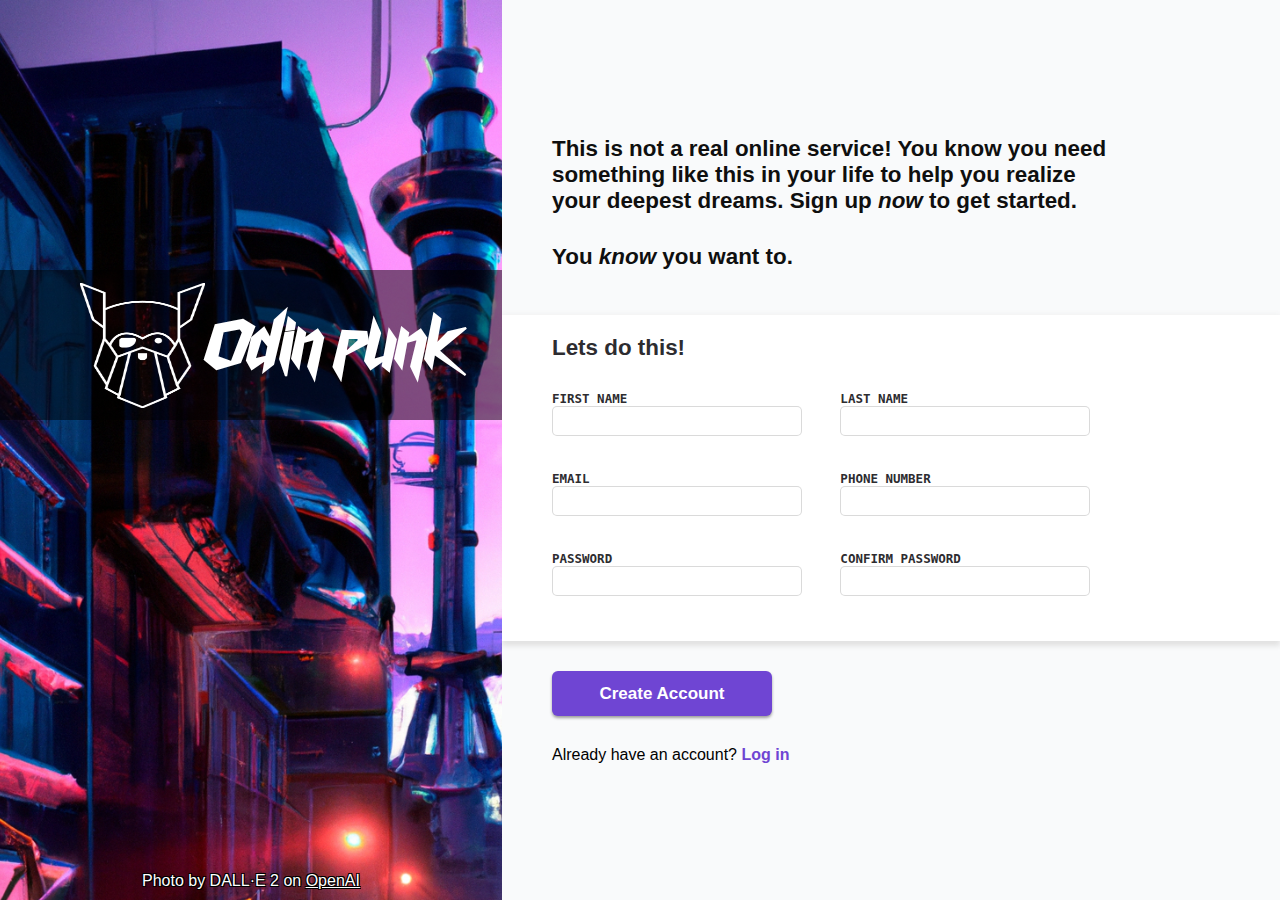
<file: index.html>
<!DOCTYPE html>

<html lang="en">
<head>
    <meta charset="UTF-8">
    <link href = "style.css" rel = "stylesheet">
    <title>Sign up</title>
</head>

<body>
    <div class = "aside">
        <div class = "banner">
            <img src="images/odin-lined.png" alt="Odin logo" class = "banner-image">
            <h1 class = "banner-text">Odin punk</h1>
        </div>
        <div class = "pic-credit">
            <p>Photo by DALL·E 2 on <a href = "https://openai.com/">OpenAI</a></p>
        </div>
    </div>
    <div class = "main">
        <div class = "main-title">
            <p class = "main-title-text1">This is not a real online service! You know you need something like this
                in your life to help you realize your deepest dreams. Sign up <span id = "now">now</span> to get started.
            </p>

            <p class = "main-title-text2">You <span id = "know">know</span> you want to.</p>
        </div>
        <div class = "signup-container">
            <form action class = "signup-form">
                <div class = signup-container2>
                    <p>Lets do this!</p>
                    <ul class = "signup-inputs">
                        <li>
                            <label for="firstname">FIRST NAME</label>
                            <input type="text" id = "firstname" class = "signup-inputs-field" required>
                        </li>
                        <li>
                            <label for="email">EMAIL</label>
                            <input type="email" id = "email" class = "signup-inputs-field" required>
                        </li>
                        <li id = "passwordcontainer">
                            <label for="password" id = "passLabel">PASSWORD</label>
                            <input type="password" id = "password" class = "signup-inputs-field" required>
                            <span></span>
                        </li>
                        <li>
                            <label for="lastname">LAST NAME</label>
                            <input type="text" id = "lastname" class = "signup-inputs-field" required>
                        </li>
                        <li>
                            <label for="phonenumber">PHONE NUMBER</label>
                            <input type="tel" id = "phonenumber" class = "signup-inputs-field" required>
                        </li>
                        <li>
                            <label for="passwordconfirm">CONFIRM PASSWORD</label>
                            <input type="password" id = "passwordconfirm" class = "signup-inputs-field" required>
                        </li>
                    </ul>
                </div>

                <button type = "submit" id = "account-button">Create Account</button>
                <p id = "already-has-account">Already have an account? <a href="" id = "login-link">Log in</a></p>
            </form>
        </div>
    </div>

    <script src = "script.js"></script>
</body>
</html>
</file>
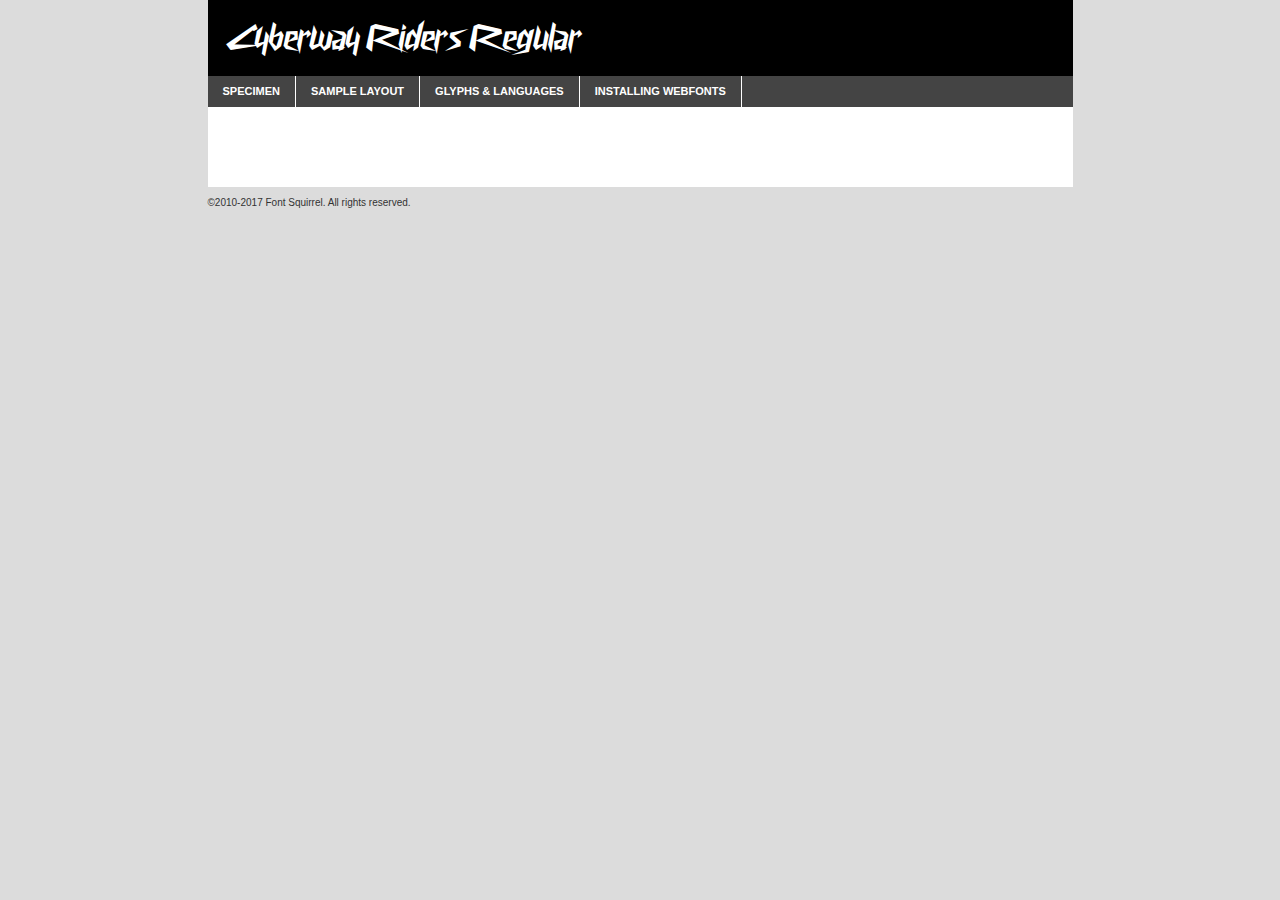
<file: fonts/cyberwayriders-lg97d-demo.html>
<!DOCTYPE html PUBLIC "-//W3C//DTD XHTML 1.0 Transitional//EN"
	"http://www.w3.org/TR/xhtml1/DTD/xhtml1-transitional.dtd">

<html xmlns="http://www.w3.org/1999/xhtml" xml:lang="en" lang="en">
<head>
	<meta http-equiv="Content-Type" content="text/html; charset=utf-8" />
	<script src="http://ajax.googleapis.com/ajax/libs/jquery/1.7.2/jquery.min.js" type="text/javascript" charset="utf-8"></script>
	<script type="text/javascript">
	(function($){$.fn.easyTabs=function(option){var param=jQuery.extend({fadeSpeed:"fast",defaultContent:1,activeClass:'active'},option);$(this).each(function(){var thisId="#"+this.id;if(param.defaultContent==''){param.defaultContent=1;}
	if(typeof param.defaultContent=="number")
	{var defaultTab=$(thisId+" .tabs li:eq("+(param.defaultContent-1)+") a").attr('href').substr(1);}else{var defaultTab=param.defaultContent;}
	$(thisId+" .tabs li a").each(function(){var tabToHide=$(this).attr('href').substr(1);$("#"+tabToHide).addClass('easytabs-tab-content');});hideAll();changeContent(defaultTab);function hideAll(){$(thisId+" .easytabs-tab-content").hide();}
	function changeContent(tabId){hideAll();$(thisId+" .tabs li").removeClass(param.activeClass);$(thisId+" .tabs li a[href=#"+tabId+"]").closest('li').addClass(param.activeClass);if(param.fadeSpeed!="none")
	{$(thisId+" #"+tabId).fadeIn(param.fadeSpeed);}else{$(thisId+" #"+tabId).show();}}
	$(thisId+" .tabs li").click(function(){var tabId=$(this).find('a').attr('href').substr(1);changeContent(tabId);return false;});});}})(jQuery);
	</script>
	<link rel="stylesheet" href="specimen_files/specimen_stylesheet.css" type="text/css" charset="utf-8" />
	<link rel="stylesheet" href="stylesheet.css" type="text/css" charset="utf-8" />

	<style type="text/css">
					body{
				font-family: 'cyberway_ridersregular';
							}
		</style>

	<title>Cyberway Riders Regular Specimen</title>
	
	
	<script type="text/javascript" charset="utf-8">
		$(document).ready(function() {
			$('#container').easyTabs({defaultContent:1});
		});
	</script>
</head>

<body>
<div id="container">
	<div id="header">
		Cyberway Riders Regular	</div>
	<ul class="tabs">
		<li><a href="#specimen">Specimen</a></li>
		<li><a href="#layout">Sample Layout</a></li>
				<li><a href="#glyphs">Glyphs &amp; Languages</a></li>
		<li><a href="#installing">Installing Webfonts</a></li>
		
	</ul>
	
	<div id="main_content">

		
			<div id="specimen">
		
				<div class="section">
					<div class="grid12 firstcol">
						<div class="huge">AaBb</div>
					</div>
				</div>
		
				<div class="section">
					<div class="glyph_range">A&#x200B;B&#x200b;C&#x200b;D&#x200b;E&#x200b;F&#x200b;G&#x200b;H&#x200b;I&#x200b;J&#x200b;K&#x200b;L&#x200b;M&#x200b;N&#x200b;O&#x200b;P&#x200b;Q&#x200b;R&#x200b;S&#x200b;T&#x200b;U&#x200b;V&#x200b;W&#x200b;X&#x200b;Y&#x200b;Z&#x200b;a&#x200b;b&#x200b;c&#x200b;d&#x200b;e&#x200b;f&#x200b;g&#x200b;h&#x200b;i&#x200b;j&#x200b;k&#x200b;l&#x200b;m&#x200b;n&#x200b;o&#x200b;p&#x200b;q&#x200b;r&#x200b;s&#x200b;t&#x200b;u&#x200b;v&#x200b;w&#x200b;x&#x200b;y&#x200b;z&#x200b;1&#x200b;2&#x200b;3&#x200b;4&#x200b;5&#x200b;6&#x200b;7&#x200b;8&#x200b;9&#x200b;0&#x200b;&amp;&#x200b;.&#x200b;,&#x200b;?&#x200b;!&#x200b;&#64;&#x200b;(&#x200b;)&#x200b;#&#x200b;$&#x200b;%&#x200b;*&#x200b;+&#x200b;-&#x200b;=&#x200b;:&#x200b;;</div>
				</div>
				<div class="section">
					<div class="grid12 firstcol">
						<table class="sample_table">
							<tr><td>10</td><td class="size10">abcdefghijklmnopqrstuvwxyzABCDEFGHIJKLMNOPQRSTUVWXYZ0123456789abcdefghijklmnopqrstuvwxyzABCDEFGHIJKLMNOPQRSTUVWXYZ0123456789abcdefghijklmnopqrstuvwxyzABCDEFGHIJKLMNOPQRSTUVWXYZ</td></tr>
							<tr><td>11</td><td class="size11">abcdefghijklmnopqrstuvwxyzABCDEFGHIJKLMNOPQRSTUVWXYZ0123456789abcdefghijklmnopqrstuvwxyzABCDEFGHIJKLMNOPQRSTUVWXYZ0123456789abcdefghijklmnopqrstuvwxyzABCDEFGHIJKLMNOPQRSTUVWXYZ</td></tr>
							<tr><td>12</td><td class="size12">abcdefghijklmnopqrstuvwxyzABCDEFGHIJKLMNOPQRSTUVWXYZ0123456789abcdefghijklmnopqrstuvwxyzABCDEFGHIJKLMNOPQRSTUVWXYZ0123456789abcdefghijklmnopqrstuvwxyzABCDEFGHIJKLMNOPQRSTUVWXYZ</td></tr>
							<tr><td>13</td><td class="size13">abcdefghijklmnopqrstuvwxyzABCDEFGHIJKLMNOPQRSTUVWXYZ0123456789abcdefghijklmnopqrstuvwxyzABCDEFGHIJKLMNOPQRSTUVWXYZ0123456789abcdefghijklmnopqrstuvwxyzABCDEFGHIJKLMNOPQRSTUVWXYZ</td></tr>
							<tr><td>14</td><td class="size14">abcdefghijklmnopqrstuvwxyzABCDEFGHIJKLMNOPQRSTUVWXYZ0123456789abcdefghijklmnopqrstuvwxyzABCDEFGHIJKLMNOPQRSTUVWXYZ0123456789abcdefghijklmnopqrstuvwxyzABCDEFGHIJKLMNOPQRSTUVWXYZ</td></tr>
							<tr><td>16</td><td class="size16">abcdefghijklmnopqrstuvwxyzABCDEFGHIJKLMNOPQRSTUVWXYZ0123456789abcdefghijklmnopqrstuvwxyzABCDEFGHIJKLMNOPQRSTUVWXYZ</td></tr>
							<tr><td>18</td><td class="size18">abcdefghijklmnopqrstuvwxyzABCDEFGHIJKLMNOPQRSTUVWXYZ0123456789abcdefghijklmnopqrstuvwxyzABCDEFGHIJKLMNOPQRSTUVWXYZ</td></tr>
							<tr><td>20</td><td class="size20">abcdefghijklmnopqrstuvwxyzABCDEFGHIJKLMNOPQRSTUVWXYZ0123456789abcdefghijklmnopqrstuvwxyzABCDEFGHIJKLMNOPQRSTUVWXYZ</td></tr>
							<tr><td>24</td><td class="size24">abcdefghijklmnopqrstuvwxyzABCDEFGHIJKLMNOPQRSTUVWXYZ0123456789abcdefghijklmnopqrstuvwxyzABCDEFGHIJKLMNOPQRSTUVWXYZ</td></tr>
							<tr><td>30</td><td class="size30">abcdefghijklmnopqrstuvwxyzABCDEFGHIJKLMNOPQRSTUVWXYZ0123456789abcdefghijklmnopqrstuvwxyzABCDEFGHIJKLMNOPQRSTUVWXYZ</td></tr>
							<tr><td>36</td><td class="size36">abcdefghijklmnopqrstuvwxyzABCDEFGHIJKLMNOPQRSTUVWXYZ0123456789abcdefghijklmnopqrstuvwxyzABCDEFGHIJKLMNOPQRSTUVWXYZ</td></tr>
							<tr><td>48</td><td class="size48">abcdefghijklmnopqrstuvwxyzABCDEFGHIJKLMNOPQRSTUVWXYZ0123456789abcdefghijklmnopqrstuvwxyzABCDEFGHIJKLMNOPQRSTUVWXYZ</td></tr>
							<tr><td>60</td><td class="size60">abcdefghijklmnopqrstuvwxyzABCDEFGHIJKLMNOPQRSTUVWXYZ0123456789abcdefghijklmnopqrstuvwxyzABCDEFGHIJKLMNOPQRSTUVWXYZ</td></tr>
							<tr><td>72</td><td class="size72">abcdefghijklmnopqrstuvwxyzABCDEFGHIJKLMNOPQRSTUVWXYZ0123456789abcdefghijklmnopqrstuvwxyzABCDEFGHIJKLMNOPQRSTUVWXYZ</td></tr>
							<tr><td>90</td><td class="size90">abcdefghijklmnopqrstuvwxyzABCDEFGHIJKLMNOPQRSTUVWXYZ0123456789abcdefghijklmnopqrstuvwxyzABCDEFGHIJKLMNOPQRSTUVWXYZ</td></tr>
						</table>
				
					</div>
			
				</div>
		
		
		
								<div class="section" id="bodycomparison">


										<div id="xheight">
				<div class="fontbody">&#x25FC;&#x25FC;&#x25FC;&#x25FC;&#x25FC;&#x25FC;&#x25FC;&#x25FC;&#x25FC;&#x25FC;&#x25FC;&#x25FC;&#x25FC;&#x25FC;&#x25FC;&#x25FC;&#x25FC;&#x25FC;&#x25FC;&#x25FC;&#x25FC;&#x25FC;&#x25FC;&#x25FC;&#x25FC;&#x25FC;&#x25FC;&#x25FC;&#x25FC;&#x25FC;&#x25FC;&#x25FC;&#x25FC;&#x25FC;&#x25FC;&#x25FC;&#x25FC;&#x25FC;&#x25FC;&#x25FC;&#x25FC;&#x25FC;&#x25FC;&#x25FC;&#x25FC;&#x25FC;&#x25FC;&#x25FC;&#x25FC;&#x25FC;&#x25FC;&#x25FC;&#x25FC;&#x25FC;&#x25FC;&#x25FC;&#x25FC;&#x25FC;&#x25FC;&#x25FC;&#x25FC;&#x25FC;&#x25FC;&#x25FC;&#x25FC;&#x25FC;&#x25FC;&#x25FC;&#x25FC;&#x25FC;&#x25FC;&#x25FC;&#x25FC;&#x25FC;&#x25FC;&#x25FC;&#x25FC;&#x25FC;&#x25FC;&#x25FC;&#x25FC;&#x25FC;&#x25FC;&#x25FC;&#x25FC;&#x25FC;&#x25FC;&#x25FC;&#x25FC;&#x25FC;&#x25FC;&#x25FC;&#x25FC;&#x25FC;&#x25FC;&#x25FC;&#x25FC;&#x25FC;&#x25FC;body</div><div class="arialbody">body</div><div class="verdanabody">body</div><div class="georgiabody">body</div></div>
										<div class="fontbody" style="z-index:1">
											body<span>Cyberway Riders Regular</span>
										</div>
										<div class="arialbody" style="z-index:1">
											body<span>Arial</span>
										</div>
										<div class="verdanabody" style="z-index:1">
											body<span>Verdana</span>
										</div>
										<div class="georgiabody" style="z-index:1">
											body<span>Georgia</span>
										</div>



								</div>
		
		
				<div class="section psample psample_row1" id="">
					
					<div class="grid2 firstcol">
						<p class="size10"><span>10.</span>Aenean lacinia bibendum nulla sed consectetur. Fusce dapibus, tellus ac cursus commodo, tortor mauris condimentum nibh, ut fermentum massa justo sit amet risus. Nullam id dolor id nibh ultricies vehicula ut id elit. Cum sociis natoque penatibus et magnis dis parturient montes, nascetur ridiculus mus. Nulla vitae elit libero, a pharetra augue.</p>
			
					</div>
					<div class="grid3">
						<p class="size11"><span>11.</span>Aenean lacinia bibendum nulla sed consectetur. Fusce dapibus, tellus ac cursus commodo, tortor mauris condimentum nibh, ut fermentum massa justo sit amet risus. Nullam id dolor id nibh ultricies vehicula ut id elit. Cum sociis natoque penatibus et magnis dis parturient montes, nascetur ridiculus mus. Nulla vitae elit libero, a pharetra augue.</p>
			
					</div>
					<div class="grid3">
						<p class="size12"><span>12.</span>Aenean lacinia bibendum nulla sed consectetur. Fusce dapibus, tellus ac cursus commodo, tortor mauris condimentum nibh, ut fermentum massa justo sit amet risus. Nullam id dolor id nibh ultricies vehicula ut id elit. Cum sociis natoque penatibus et magnis dis parturient montes, nascetur ridiculus mus. Nulla vitae elit libero, a pharetra augue.</p>
			
					</div>
					<div class="grid4">
						<p class="size13"><span>13.</span>Aenean lacinia bibendum nulla sed consectetur. Fusce dapibus, tellus ac cursus commodo, tortor mauris condimentum nibh, ut fermentum massa justo sit amet risus. Nullam id dolor id nibh ultricies vehicula ut id elit. Cum sociis natoque penatibus et magnis dis parturient montes, nascetur ridiculus mus. Nulla vitae elit libero, a pharetra augue.</p>
			
					</div>
					<div class="white_blend"></div>
					
				</div>
				<div class="section psample psample_row2" id="">
					<div class="grid3 firstcol">
						<p class="size14"><span>14.</span>Aenean lacinia bibendum nulla sed consectetur. Fusce dapibus, tellus ac cursus commodo, tortor mauris condimentum nibh, ut fermentum massa justo sit amet risus. Nullam id dolor id nibh ultricies vehicula ut id elit. Cum sociis natoque penatibus et magnis dis parturient montes, nascetur ridiculus mus. Nulla vitae elit libero, a pharetra augue.</p>
			
					</div>
					<div class="grid4">
						<p class="size16"><span>16.</span>Aenean lacinia bibendum nulla sed consectetur. Fusce dapibus, tellus ac cursus commodo, tortor mauris condimentum nibh, ut fermentum massa justo sit amet risus. Nullam id dolor id nibh ultricies vehicula ut id elit. Cum sociis natoque penatibus et magnis dis parturient montes, nascetur ridiculus mus. Nulla vitae elit libero, a pharetra augue.</p>
			
					</div>
					<div class="grid5">
						<p class="size18"><span>18.</span>Aenean lacinia bibendum nulla sed consectetur. Fusce dapibus, tellus ac cursus commodo, tortor mauris condimentum nibh, ut fermentum massa justo sit amet risus. Nullam id dolor id nibh ultricies vehicula ut id elit. Cum sociis natoque penatibus et magnis dis parturient montes, nascetur ridiculus mus. Nulla vitae elit libero, a pharetra augue.</p>
			
					</div>

					<div class="white_blend"></div>

				</div>
				
				<div class="section psample psample_row3" id="">
					<div class="grid5 firstcol">
						<p class="size20"><span>20.</span>Aenean lacinia bibendum nulla sed consectetur. Fusce dapibus, tellus ac cursus commodo, tortor mauris condimentum nibh, ut fermentum massa justo sit amet risus. Nullam id dolor id nibh ultricies vehicula ut id elit. Cum sociis natoque penatibus et magnis dis parturient montes, nascetur ridiculus mus. Nulla vitae elit libero, a pharetra augue.</p>
					</div>
					<div class="grid7">
						<p class="size24"><span>24.</span>Aenean lacinia bibendum nulla sed consectetur. Fusce dapibus, tellus ac cursus commodo, tortor mauris condimentum nibh, ut fermentum massa justo sit amet risus. Nullam id dolor id nibh ultricies vehicula ut id elit. Cum sociis natoque penatibus et magnis dis parturient montes, nascetur ridiculus mus. Nulla vitae elit libero, a pharetra augue.</p>
					</div>
					
					<div class="white_blend"></div>
					
				</div>
				
				<div class="section psample psample_row4" id="">
					<div class="grid12 firstcol">
						<p class="size30"><span>30.</span>Aenean lacinia bibendum nulla sed consectetur. Fusce dapibus, tellus ac cursus commodo, tortor mauris condimentum nibh, ut fermentum massa justo sit amet risus. Nullam id dolor id nibh ultricies vehicula ut id elit. Cum sociis natoque penatibus et magnis dis parturient montes, nascetur ridiculus mus. Nulla vitae elit libero, a pharetra augue.</p>
					</div>
					<div class="white_blend"></div>
					
				</div>
				
				
				
				<div class="section psample psample_row1 fullreverse">
					<div class="grid2 firstcol">
						<p class="size10"><span>10.</span>Aenean lacinia bibendum nulla sed consectetur. Fusce dapibus, tellus ac cursus commodo, tortor mauris condimentum nibh, ut fermentum massa justo sit amet risus. Nullam id dolor id nibh ultricies vehicula ut id elit. Cum sociis natoque penatibus et magnis dis parturient montes, nascetur ridiculus mus. Nulla vitae elit libero, a pharetra augue.</p>
			
					</div>
					<div class="grid3">
						<p class="size11"><span>11.</span>Aenean lacinia bibendum nulla sed consectetur. Fusce dapibus, tellus ac cursus commodo, tortor mauris condimentum nibh, ut fermentum massa justo sit amet risus. Nullam id dolor id nibh ultricies vehicula ut id elit. Cum sociis natoque penatibus et magnis dis parturient montes, nascetur ridiculus mus. Nulla vitae elit libero, a pharetra augue.</p>
			
					</div>
					<div class="grid3">
						<p class="size12"><span>12.</span>Aenean lacinia bibendum nulla sed consectetur. Fusce dapibus, tellus ac cursus commodo, tortor mauris condimentum nibh, ut fermentum massa justo sit amet risus. Nullam id dolor id nibh ultricies vehicula ut id elit. Cum sociis natoque penatibus et magnis dis parturient montes, nascetur ridiculus mus. Nulla vitae elit libero, a pharetra augue.</p>
			
					</div>
					<div class="grid4">
						<p class="size13"><span>13.</span>Aenean lacinia bibendum nulla sed consectetur. Fusce dapibus, tellus ac cursus commodo, tortor mauris condimentum nibh, ut fermentum massa justo sit amet risus. Nullam id dolor id nibh ultricies vehicula ut id elit. Cum sociis natoque penatibus et magnis dis parturient montes, nascetur ridiculus mus. Nulla vitae elit libero, a pharetra augue.</p>
			
					</div>
					<div class="black_blend"></div>
					
				</div>
				
				<div class="section psample psample_row2 fullreverse">
					<div class="grid3 firstcol">
						<p class="size14"><span>14.</span>Aenean lacinia bibendum nulla sed consectetur. Fusce dapibus, tellus ac cursus commodo, tortor mauris condimentum nibh, ut fermentum massa justo sit amet risus. Nullam id dolor id nibh ultricies vehicula ut id elit. Cum sociis natoque penatibus et magnis dis parturient montes, nascetur ridiculus mus. Nulla vitae elit libero, a pharetra augue.</p>
			
					</div>
					<div class="grid4">
						<p class="size16"><span>16.</span>Aenean lacinia bibendum nulla sed consectetur. Fusce dapibus, tellus ac cursus commodo, tortor mauris condimentum nibh, ut fermentum massa justo sit amet risus. Nullam id dolor id nibh ultricies vehicula ut id elit. Cum sociis natoque penatibus et magnis dis parturient montes, nascetur ridiculus mus. Nulla vitae elit libero, a pharetra augue.</p>
			
					</div>
					<div class="grid5">
						<p class="size18"><span>18.</span>Aenean lacinia bibendum nulla sed consectetur. Fusce dapibus, tellus ac cursus commodo, tortor mauris condimentum nibh, ut fermentum massa justo sit amet risus. Nullam id dolor id nibh ultricies vehicula ut id elit. Cum sociis natoque penatibus et magnis dis parturient montes, nascetur ridiculus mus. Nulla vitae elit libero, a pharetra augue.</p>
			
					</div>
					<div class="black_blend"></div>

				</div>
				
				<div class="section psample fullreverse psample_row3" id="">
					<div class="grid5 firstcol">
						<p class="size20"><span>20.</span>Aenean lacinia bibendum nulla sed consectetur. Fusce dapibus, tellus ac cursus commodo, tortor mauris condimentum nibh, ut fermentum massa justo sit amet risus. Nullam id dolor id nibh ultricies vehicula ut id elit. Cum sociis natoque penatibus et magnis dis parturient montes, nascetur ridiculus mus. Nulla vitae elit libero, a pharetra augue.</p>
					</div>
					<div class="grid7">
						<p class="size24"><span>24.</span>Aenean lacinia bibendum nulla sed consectetur. Fusce dapibus, tellus ac cursus commodo, tortor mauris condimentum nibh, ut fermentum massa justo sit amet risus. Nullam id dolor id nibh ultricies vehicula ut id elit. Cum sociis natoque penatibus et magnis dis parturient montes, nascetur ridiculus mus. Nulla vitae elit libero, a pharetra augue.</p>
					</div>
					
					<div class="black_blend"></div>
					
				</div>
				
				<div class="section psample fullreverse psample_row4" id="" style="border-bottom: 20px #000 solid;">
					<div class="grid12 firstcol">
						<p class="size30"><span>30.</span>Aenean lacinia bibendum nulla sed consectetur. Fusce dapibus, tellus ac cursus commodo, tortor mauris condimentum nibh, ut fermentum massa justo sit amet risus. Nullam id dolor id nibh ultricies vehicula ut id elit. Cum sociis natoque penatibus et magnis dis parturient montes, nascetur ridiculus mus. Nulla vitae elit libero, a pharetra augue.</p>
					</div>
					<div class="black_blend"></div>
					
				</div>
				
				
				
				
			</div>
			
			<div id="layout">
				
				<div class="section">
					
					<div class="grid12 firstcol">
						<h1>Lorem Ipsum Dolor</h1>
						<h2>Etiam porta sem malesuada magna mollis euismod</h2>
						
						<p class="byline">By <a href="#link">Aenean Lacinia</a></p>
					</div>
				</div>
				<div class="section">
					<div class="grid8 firstcol">
						<p class="large">Donec sed odio dui. Morbi leo risus, porta ac consectetur ac, vestibulum at eros. Fusce dapibus, tellus ac cursus commodo, tortor mauris condimentum nibh, ut fermentum massa justo sit amet risus. </p>

						
						<h3>Pellentesque ornare sem</h3>

						<p>Maecenas sed diam eget risus varius blandit sit amet non magna. Maecenas faucibus mollis interdum. Donec ullamcorper nulla non metus auctor fringilla. Nullam id dolor id nibh ultricies vehicula ut id elit. Nullam id dolor id nibh ultricies vehicula ut id elit. </p>

						<p>Aenean eu leo quam. Pellentesque ornare sem lacinia quam venenatis vestibulum. Lorem ipsum dolor sit amet, consectetur adipiscing elit. Cum sociis natoque penatibus et magnis dis parturient montes, nascetur ridiculus mus. </p>

						<p>Nulla vitae elit libero, a pharetra augue. Praesent commodo cursus magna, vel scelerisque nisl consectetur et. Aenean lacinia bibendum nulla sed consectetur. </p>

						<p>Nullam quis risus eget urna mollis ornare vel eu leo. Nullam quis risus eget urna mollis ornare vel eu leo. Maecenas sed diam eget risus varius blandit sit amet non magna. Donec ullamcorper nulla non metus auctor fringilla. </p>

						<h3>Cras mattis consectetur</h3>

						<p>Aenean eu leo quam. Pellentesque ornare sem lacinia quam venenatis vestibulum. Aenean lacinia bibendum nulla sed consectetur. Integer posuere erat a ante venenatis dapibus posuere velit aliquet. Cras mattis consectetur purus sit amet fermentum. </p>

						<p>Nullam id dolor id nibh ultricies vehicula ut id elit. Nullam quis risus eget urna mollis ornare vel eu leo. Cras mattis consectetur purus sit amet fermentum.</p>
					</div>
					
					<div class="grid4 sidebar">
						
						<div class="box reverse">
							<p class="last">Nullam quis risus eget urna mollis ornare vel eu leo. Donec ullamcorper nulla non metus auctor fringilla. Cras mattis consectetur purus sit amet fermentum. Sed posuere consectetur est at lobortis. Lorem ipsum dolor sit amet, consectetur adipiscing elit. </p>
						</div>
						
						<p class="caption">Maecenas sed diam eget risus varius.</p>

						<p>Vestibulum id ligula porta felis euismod semper. Integer posuere erat a ante venenatis dapibus posuere velit aliquet. Vestibulum id ligula porta felis euismod semper. Sed posuere consectetur est at lobortis. Maecenas sed diam eget risus varius blandit sit amet non magna. Fusce dapibus, tellus ac cursus commodo, tortor mauris condimentum nibh, ut fermentum massa justo sit amet risus. </p>

					

						<p>Duis mollis, est non commodo luctus, nisi erat porttitor ligula, eget lacinia odio sem nec elit. Aenean lacinia bibendum nulla sed consectetur. Vivamus sagittis lacus vel augue laoreet rutrum faucibus dolor auctor. Aenean lacinia bibendum nulla sed consectetur. Nullam quis risus eget urna mollis ornare vel eu leo. </p>

						<p>Praesent commodo cursus magna, vel scelerisque nisl consectetur et. Donec ullamcorper nulla non metus auctor fringilla. Maecenas faucibus mollis interdum. Fusce dapibus, tellus ac cursus commodo, tortor mauris condimentum nibh, ut fermentum massa justo sit amet risus. </p>

					</div>
				</div>
				
			</div>


			



		<div id="glyphs">
			<div class="section">
				<div class="grid12 firstcol">
			
				<h1>Language Support</h1>
				<p>The subset of Cyberway Riders Regular in this kit supports the following languages:<br />
			
					English, Arrernte, Bislama, Cebuano, Fijian, Gilbertese, Hmong, Ibanag, Iloko_ilokano, Interglossa_glosa, Interlingua, Lojban, Norfolk_pitcairnese, Oromo, Rotokas, Seychelles_creole, Shona, Somali, Southern_ndebele, Swahili, Swati_swazi, Tok_pisin, Warlpiri, Xhosa, Zulu, Latinbasic, Ubasic, Demo				</p>
				<h1>Glyph Chart</h1>
				<p>The subset of Cyberway Riders Regular in this kit includes all the glyphs listed below. Unicode entities are included above each glyph to help you insert individual characters into your layout.</p>
				<div id="glyph_chart">
			
																				 <div><p>&amp;#29;</p>&#29;</div>
																				 <div><p>&amp;#13;</p>&#13;</div>
																				 <div><p>&amp;#29;</p>&#29;</div>
																				 <div><p>&amp;#32;</p>&#32;</div>
																				 <div><p>&amp;#33;</p>&#33;</div>
																				 <div><p>&amp;#34;</p>&#34;</div>
																				 <div><p>&amp;#35;</p>&#35;</div>
																				 <div><p>&amp;#36;</p>&#36;</div>
																				 <div><p>&amp;#37;</p>&#37;</div>
																				 <div><p>&amp;#38;</p>&#38;</div>
																				 <div><p>&amp;#39;</p>&#39;</div>
																				 <div><p>&amp;#40;</p>&#40;</div>
																				 <div><p>&amp;#41;</p>&#41;</div>
																				 <div><p>&amp;#42;</p>&#42;</div>
																				 <div><p>&amp;#43;</p>&#43;</div>
																				 <div><p>&amp;#44;</p>&#44;</div>
																				 <div><p>&amp;#45;</p>&#45;</div>
																				 <div><p>&amp;#46;</p>&#46;</div>
																				 <div><p>&amp;#47;</p>&#47;</div>
																				 <div><p>&amp;#48;</p>&#48;</div>
																				 <div><p>&amp;#49;</p>&#49;</div>
																				 <div><p>&amp;#50;</p>&#50;</div>
																				 <div><p>&amp;#51;</p>&#51;</div>
																				 <div><p>&amp;#52;</p>&#52;</div>
																				 <div><p>&amp;#53;</p>&#53;</div>
																				 <div><p>&amp;#54;</p>&#54;</div>
																				 <div><p>&amp;#55;</p>&#55;</div>
																				 <div><p>&amp;#56;</p>&#56;</div>
																				 <div><p>&amp;#57;</p>&#57;</div>
																				 <div><p>&amp;#58;</p>&#58;</div>
																				 <div><p>&amp;#59;</p>&#59;</div>
																				 <div><p>&amp;#60;</p>&#60;</div>
																				 <div><p>&amp;#61;</p>&#61;</div>
																				 <div><p>&amp;#62;</p>&#62;</div>
																				 <div><p>&amp;#63;</p>&#63;</div>
																				 <div><p>&amp;#64;</p>&#64;</div>
																				 <div><p>&amp;#65;</p>&#65;</div>
																				 <div><p>&amp;#66;</p>&#66;</div>
																				 <div><p>&amp;#67;</p>&#67;</div>
																				 <div><p>&amp;#68;</p>&#68;</div>
																				 <div><p>&amp;#69;</p>&#69;</div>
																				 <div><p>&amp;#70;</p>&#70;</div>
																				 <div><p>&amp;#71;</p>&#71;</div>
																				 <div><p>&amp;#72;</p>&#72;</div>
																				 <div><p>&amp;#73;</p>&#73;</div>
																				 <div><p>&amp;#74;</p>&#74;</div>
																				 <div><p>&amp;#75;</p>&#75;</div>
																				 <div><p>&amp;#76;</p>&#76;</div>
																				 <div><p>&amp;#77;</p>&#77;</div>
																				 <div><p>&amp;#78;</p>&#78;</div>
																				 <div><p>&amp;#79;</p>&#79;</div>
																				 <div><p>&amp;#80;</p>&#80;</div>
																				 <div><p>&amp;#81;</p>&#81;</div>
																				 <div><p>&amp;#82;</p>&#82;</div>
																				 <div><p>&amp;#83;</p>&#83;</div>
																				 <div><p>&amp;#84;</p>&#84;</div>
																				 <div><p>&amp;#85;</p>&#85;</div>
																				 <div><p>&amp;#86;</p>&#86;</div>
																				 <div><p>&amp;#87;</p>&#87;</div>
																				 <div><p>&amp;#88;</p>&#88;</div>
																				 <div><p>&amp;#89;</p>&#89;</div>
																				 <div><p>&amp;#90;</p>&#90;</div>
																				 <div><p>&amp;#91;</p>&#91;</div>
																				 <div><p>&amp;#92;</p>&#92;</div>
																				 <div><p>&amp;#93;</p>&#93;</div>
																				 <div><p>&amp;#94;</p>&#94;</div>
																				 <div><p>&amp;#95;</p>&#95;</div>
																				 <div><p>&amp;#96;</p>&#96;</div>
																				 <div><p>&amp;#97;</p>&#97;</div>
																				 <div><p>&amp;#98;</p>&#98;</div>
																				 <div><p>&amp;#99;</p>&#99;</div>
																				 <div><p>&amp;#100;</p>&#100;</div>
																				 <div><p>&amp;#101;</p>&#101;</div>
																				 <div><p>&amp;#102;</p>&#102;</div>
																				 <div><p>&amp;#103;</p>&#103;</div>
																				 <div><p>&amp;#104;</p>&#104;</div>
																				 <div><p>&amp;#105;</p>&#105;</div>
																				 <div><p>&amp;#106;</p>&#106;</div>
																				 <div><p>&amp;#107;</p>&#107;</div>
																				 <div><p>&amp;#108;</p>&#108;</div>
																				 <div><p>&amp;#109;</p>&#109;</div>
																				 <div><p>&amp;#110;</p>&#110;</div>
																				 <div><p>&amp;#111;</p>&#111;</div>
																				 <div><p>&amp;#112;</p>&#112;</div>
																				 <div><p>&amp;#113;</p>&#113;</div>
																				 <div><p>&amp;#114;</p>&#114;</div>
																				 <div><p>&amp;#115;</p>&#115;</div>
																				 <div><p>&amp;#116;</p>&#116;</div>
																				 <div><p>&amp;#117;</p>&#117;</div>
																				 <div><p>&amp;#118;</p>&#118;</div>
																				 <div><p>&amp;#119;</p>&#119;</div>
																				 <div><p>&amp;#120;</p>&#120;</div>
																				 <div><p>&amp;#121;</p>&#121;</div>
																				 <div><p>&amp;#122;</p>&#122;</div>
																				 <div><p>&amp;#123;</p>&#123;</div>
																				 <div><p>&amp;#124;</p>&#124;</div>
																				 <div><p>&amp;#125;</p>&#125;</div>
																				 <div><p>&amp;#126;</p>&#126;</div>
																				 <div><p>&amp;#160;</p>&#160;</div>
																				 <div><p>&amp;#173;</p>&#173;</div>
																				 <div><p>&amp;#8192;</p>&#8192;</div>
																				 <div><p>&amp;#8193;</p>&#8193;</div>
																				 <div><p>&amp;#8194;</p>&#8194;</div>
																				 <div><p>&amp;#8195;</p>&#8195;</div>
																				 <div><p>&amp;#8196;</p>&#8196;</div>
																				 <div><p>&amp;#8197;</p>&#8197;</div>
																				 <div><p>&amp;#8198;</p>&#8198;</div>
																				 <div><p>&amp;#8199;</p>&#8199;</div>
																				 <div><p>&amp;#8200;</p>&#8200;</div>
																				 <div><p>&amp;#8201;</p>&#8201;</div>
																				 <div><p>&amp;#8202;</p>&#8202;</div>
																				 <div><p>&amp;#8208;</p>&#8208;</div>
																				 <div><p>&amp;#8209;</p>&#8209;</div>
																				 <div><p>&amp;#8210;</p>&#8210;</div>
																				 <div><p>&amp;#8211;</p>&#8211;</div>
																				 <div><p>&amp;#8212;</p>&#8212;</div>
																				 <div><p>&amp;#8239;</p>&#8239;</div>
																				 <div><p>&amp;#8287;</p>&#8287;</div>
																				 <div><p>&amp;#9724;</p>&#9724;</div>
																																						</div>	
				</div>
		
		
			</div>
		</div>
		
		
		<div id="specs">
			
		</div>
	
		<div id="installing">
			<div class="section">
				<div class="grid7 firstcol">
					<h1>Installing Webfonts</h1>
					
					<p>Webfonts are supported by all major browser platforms but not all in the same way. There are currently four different font formats that must be included in order to target all browsers. This includes TTF, WOFF, EOT and SVG.</p>
					
					<h2>1. Upload your webfonts</h2>
					<p>You must upload your webfont kit to your website. They should be in or near the same directory as your CSS files.</p>
					
					<h2>2. Include the webfont stylesheet</h2>
					<p>A special CSS @font-face declaration helps the various browsers select the appropriate font it needs without causing you a bunch of headaches. Learn more about this syntax by reading the <a href="https://www.fontspring.com/blog/further-hardening-of-the-bulletproof-syntax">Fontspring blog post</a> about it. The code for it is as follows:</p>


<code>
@font-face{ 
	font-family: 'MyWebFont';
	src: url('WebFont.eot');
	src: url('WebFont.eot?#iefix') format('embedded-opentype'),
	     url('WebFont.woff') format('woff'),
	     url('WebFont.ttf') format('truetype'),
	     url('WebFont.svg#webfont') format('svg');
}
</code>

	<p>We've already gone ahead and generated the code for you. All you have to do is link to the stylesheet in your HTML, like this:</p>
	<code>&lt;link rel=&quot;stylesheet&quot; href=&quot;stylesheet.css&quot; type=&quot;text/css&quot; charset=&quot;utf-8&quot; /&gt;</code>

					<h2>3. Modify your own stylesheet</h2>
					<p>To take advantage of your new fonts, you must tell your stylesheet to use them. Look at the original @font-face declaration above and find the property called "font-family." The name linked there will be what you use to reference the font. Prepend that webfont name to the font stack in the "font-family" property, inside the selector you want to change. For example:</p>
<code>p { font-family: 'WebFont', Arial, sans-serif; }</code>

<h2>4. Test</h2>
<p>Getting webfonts to work cross-browser <em>can</em> be tricky. Use the information in the sidebar to help you if you find that fonts aren't loading in a particular browser.</p>
				</div>
				
				<div class="grid5 sidebar">
					<div class="box">
						<h2>Troubleshooting<br />Font-Face Problems</h2>
						<p>Having trouble getting your webfonts to load in your new website? Here are some tips to sort out what might be the problem.</p>

						<h3>Fonts not showing in any browser</h3>

						<p>This sounds like you need to work on the plumbing. You either did not upload the fonts to the correct directory, or you did not link the fonts properly in the CSS. If you've confirmed that all this is correct and you still have a problem, take a look at your .htaccess file and see if requests are getting intercepted.</p>

						<h3>Fonts not loading in iPhone or iPad</h3>

						<p>The most common problem here is that you are serving the fonts from an IIS server. IIS refuses to serve files that have unknown MIME types. If that is the case, you must set the MIME type for SVG to "image/svg+xml" in the server settings. Follow these instructions from Microsoft if you need help.</p>

						<h3>Fonts not loading in Firefox</h3>

						<p>The primary reason for this failure? You are still using a version Firefox older than 3.5. So upgrade already! If that isn't it, then you are very likely serving fonts from a different domain. Firefox requires that all font assets be served from the same domain. Lastly it is possible that you need to add WOFF to your list of MIME types (if you are serving via IIS.)</p>

						<h3>Fonts not loading in IE</h3>

						<p>Are you looking at Internet Explorer on an actual Windows machine or are you cheating by using a service like Adobe BrowserLab? Many of these screenshot services do not render @font-face for IE. Best to test it on a real machine.</p>

						<h3>Fonts not loading in IE9</h3>

						<p>IE9, like Firefox, requires that fonts be served from the same domain as the website. Make sure that is the case.</p>
					</div>
				</div>
			</div>
			
		</div>
	
	</div>
	<div id="footer">
		<p>&copy;2010-2017 Font Squirrel. All rights reserved.</p>
	</div>
</div>
</body>
</html>
</file>
<file: style.css>
@font-face {
    font-family: 'cyberway_ridersregular';
    src: url('fonts/cyberwayriders-lg97d-webfont.woff2') format('woff2'),
         url('fonts/cyberwayriders-lg97d-webfont.woff') format('woff');
    font-weight: normal;
    font-style: normal;

}

*
{
    margin: 0;
    padding: 0;
    box-sizing :border-box
}

body
{
    display: flex;
    width: 100vw;
    height: 100vh;
}

.aside
{
    position: relative;
    width: 40%;
    height: 100%;
    background-image: url(images/DALL·E-skyline.png);
    background-position: center;
    background-repeat: no-repeat;
    background-size: cover;
    min-height: 865px;
}


.banner
{
    position: absolute;
    display: flex;
    justify-content: center;
    align-items: center;
    top: 30%;
    background-color: rgba(0, 0, 0, 0.5);
    width: 100%;
    height: 150px;
}

.banner-image
{
    height: 125px;
    width: 125px;
    margin-left: 16%;
    flex-shrink: 0;
}

.banner-text
{
    font-family: "cyberway_ridersregular";
    color: white;
    font-size: calc(55px + 1.2vw);
    width: calc(200px + 10vw);
    text-align:left;
}

.pic-credit
{
    display: flex;
    justify-content: center;;
    position: absolute;
    bottom: 10px;
    width: 100%;
    color: white;
    font-family: sans-serif;
    font-size: 1rem;
    text-shadow:
		-1px -1px 0 #000,
		1px -1px 0 #000,
		-1px 1px 0 #000,
		1px 1px 0 #000;
}

.pic-credit a
{
    color: white;
}

.main
{
    display: flex;
    flex-direction: column;
    width: 62%;
    font-family: sans-serif;
    background-color: #f9fafb;
}

.main-title
{
    display: flex;
    flex-direction: column;
    justify-content: end;
    width: 80%;
    height: 35%;
    font-size: 1.4rem;
    font-weight: bold;
    color:rgb(15, 15, 15);
    padding-left: 50px;
}

.main-title-text1
{
    margin-bottom: 30px;
}

.main-title-text2
{
    margin-bottom: 45px;
}

#now
{
    font-style: italic;
}

#know
{
    font-style: italic;
}

.signup-container
{
    width: 100%;
    height: 65%;
}

.signup-form
{   
    height: 300px;      
}

.signup-container2
{
    background-color: white;
    box-shadow: 0px 5px 5px rgb(226, 226, 226), 0px -1px 5px rgb(241, 241, 241);
    padding-top: 20px;
    color: rgb(45, 44, 48)
}

.signup-container2 p
{
    padding-left: 50px;
    font-size: 1.4rem;
    font-weight: bold;
}

.signup-inputs
{
    display: flex;
    flex-flow: column wrap;
    align-content: flex-start;
    column-gap: 3vw;
    row-gap: 50px;
    height: 250px;
    width: 100%;
    list-style: none;
    padding-left: 50px;
    margin-top: 30px;
    font-size: 12.5px;
    font-family: monospace;
    font-weight: bold;
}

.signup-inputs li
{
    width: 250px;
    height: 30px;
}

.signup-inputs-field
{
    appearance: none;
    height: 30px;
    width: 250px;
    border: 1px solid rgba(182, 182, 182, 0.5);
    border-radius: 5px;
    padding: 3px 6px;
    outline: none;
}

.signup-inputs-field:focus
{
    border: 1px solid blue;
    box-shadow: 3px 3px 3px rgb(189, 189, 189);
}

.password-error-check
{
    position: relative;
}

.password-error-check::before
{
    position: absolute;
    content: "*Passwords must match";
    width: 200px;
    height: 10px;
    color: red;
    top: 50px;
}

.password-error
{
    appearance: none;
    height: 30px;
    width: 250px;
    border: 1px solid red;
    border-radius: 5px;
    padding: 3px 6px;
    outline: none;
}

#account-button
{
    width: 220px;
    height: 45px;
    margin-left: 50px;
    margin-top: 30px;
    padding: 5px;
    border: none;
    border-radius: 6px;
    background-color: rgb(111 69 211);
    color: white;
    font-size: 17px;
    font-weight: bold;
    font-family: sans-serif;
    box-shadow: 0px 2px 3px rgb(156, 156, 156);
}

#account-button:hover
{
    cursor: pointer;
}

#already-has-account
{
    padding-left: 50px;
    margin-top: 30px;
}

#login-link
{
    text-decoration: none;
    color: rgb(111 69 211);
    font-weight: bold;
}

@media screen and (max-width: 900px)
{
    .signup-inputs
    {
        flex-flow: row wrap;
        row-gap: 15px;;
        margin-top: 10px;
    }

    .signup-container2
    {
        height: 370px;
    }

    .signup-container2 p
    {
        font-size: 1.2rem;
    }

    .main-title
    {
        width: 100%;
    }

    .banner-image
    {
        width: calc(80px + 5vw);
        height: calc(80px + 5vw);
    }

    #passwordcontainer
    {
        margin-bottom: 30px;
    }
}
</file>
<file: fonts/stylesheet.css>
/*! Generated by Font Squirrel (https://www.fontsquirrel.com) on August 2, 2022 */



@font-face {
    font-family: 'cyberway_ridersregular';
    src: url('cyberwayriders-lg97d-webfont.woff2') format('woff2'),
         url('cyberwayriders-lg97d-webfont.woff') format('woff');
    font-weight: normal;
    font-style: normal;

}
</file>
<file: fonts/specimen_files/specimen_stylesheet.css>
@import url('grid_12-825-55-15.css');

/*  
	CSS Reset by Eric Meyer - Released under Public Domain
    http://meyerweb.com/eric/tools/css/reset/
*/
html, body, div, span, applet, object, iframe,
h1, h2, h3, h4, h5, h6, p, blockquote, pre,
a, abbr, acronym, address, big, cite, code,
del, dfn, em, font, img, ins, kbd, q, s, samp,
small, strike, strong, sub, sup, tt, var,
b, u, i, center, dl, dt, dd, ol, ul, li,
fieldset, form, label, legend, table, 
caption, tbody, tfoot, thead, tr, th, td 
                  {margin: 0;padding: 0;border: 0;outline: 0;
                  font-size: 100%;vertical-align: baseline;
                  background: transparent;}
body              {line-height: 1;}
ol, ul            {list-style: none;}
blockquote, q     {quotes: none;}
blockquote:before, blockquote:after,
q:before, q:after {content: '';	content: none;}
:focus            {outline: 0;}
ins               {text-decoration: none;}
del               {text-decoration: line-through;}
table             {border-collapse: collapse;border-spacing: 0;}




body {
	color: #000;
	background-color: #dcdcdc;
}

a {
	text-decoration: none;
	color: #1883ba;
}

h1{
	font-size: 32px;
	font-weight: normal;
	font-style: normal;
	margin-bottom: 18px;
}

h2{
	font-size: 18px;
}

#container {
	width: 865px;
	margin: 0px auto;
}


#header {
	padding: 20px;
	font-size: 36px;
	background-color: #000;
	color: #fff;
}

#header span {
	color: #666;
}
#main_content {
	background-color: #fff;
	padding: 60px 20px 20px;
}


#footer p {
	margin: 0;
	padding-top: 10px;
	padding-bottom: 50px;
	color: #333;
	font: 10px Arial, sans-serif;
}

.tabs {
	width: 100%;
	height: 31px;
	background-color: #444;
}
.tabs li {
	float:  left;
	margin: 0;
	overflow: hidden;
	background-color: #444;
}
.tabs li a {
	display: block;
	color: #fff;
	text-decoration: none;
	font: bold 11px/11px 'Arial';
	text-transform: uppercase;
	padding: 10px 15px;
	border-right: 1px solid #fff;
}

.tabs li a:hover {
		background-color: #00b3ff;

}

.tabs li.active a {
	color:  #000;
	background-color: #fff;
}



div.huge {
	
	font-size: 300px;
	line-height: 1em;
	padding: 0;
	letter-spacing: -.02em;
	overflow: hidden;
}
div.glyph_range {
	font-size: 72px;
	line-height: 1.1em;
}

.size10{ font-size: 10px; }
.size11{ font-size: 11px; }
.size12{ font-size: 12px; }
.size13{ font-size: 13px; }
.size14{ font-size: 14px; }
.size16{ font-size: 16px; }
.size18{ font-size: 18px; }
.size20{ font-size: 20px; }
.size24{ font-size: 24px; }
.size30{ font-size: 30px; }
.size36{ font-size: 36px; }
.size48{ font-size: 48px; }
.size60{ font-size: 60px; }
.size72{ font-size: 72px; }
.size90{ font-size: 90px; }


.psample_row1 {	height: 120px;}
.psample_row1 {	height: 120px;}
.psample_row2 {	height: 160px;}
.psample_row3 {	height: 160px;}
.psample_row4 {	height: 160px;}

.psample {
	overflow: hidden;
	position: relative;
}
.psample p {
	line-height: 1.3em;
	display: block;
	overflow: hidden;
	margin: 0;
}

.psample span {
	margin-right: .5em;
}

.white_blend {
	width: 100%;
	height: 61px;
	background-image: url([data-uri]);
	position: absolute;
	bottom: 0;
}
.black_blend {
	width: 100%;
	height: 61px;
	background-image: url([data-uri]);
	position: absolute;
	bottom: 0;
}
.fullreverse {
	background:  #000 !important;
	color:  #fff !important;
	margin-left: -20px;
	padding-left: 20px;
	margin-right: -20px;
	padding-right: 20px;
	padding: 20px;
	margin-bottom:0;
}


.sample_table td {
	padding-top: 3px;
	padding-bottom:5px;
	padding-left: 5px;
	vertical-align: middle;
	line-height: 1.2em;
}

.sample_table td:first-child {
	background-color: #eee;
	text-align: right;
	padding-right: 5px;
	padding-left: 0;
	padding: 5px;
	font: 11px/12px "Courier New", Courier, mono;
}

code {
	white-space: pre;
	background-color: #eee;
	display: block;
	padding: 10px;
	margin-bottom: 18px;
	overflow: auto;
}


.bottom,.last 	{margin-bottom:0 !important; padding-bottom:0 !important;}

.box  { 
  padding: 18px; 
  margin-bottom: 18px; 
  background: #eee; 
}

.reverse,.reversed { background:  #000 !important;color:  #fff !important; border: none !important;}

#bodycomparison {
	position: relative;
	overflow: hidden;
	font-size: 72px;
	height: 90px;
	white-space: nowrap;
}

#bodycomparison div{
	font-size: 72px;
	line-height: 90px;
	display: inline;
	margin: 0 15px 0 0;
	padding: 0;
}

#bodycomparison div span{
	font: 10px Arial;
	position: absolute;
	left: 0;
}
#xheight {
	float: none;
	position: absolute;
	color: #d9f3ff;
	font-size: 72px;
	line-height: 90px;
}

.fontbody {
 position: relative;
}
.arialbody{
	font-family: Arial;
	position: relative;
}
.verdanabody{
	font-family: Verdana;
	position: relative;
}
.georgiabody{
	font-family: Georgia;
	position: relative;
}

/* @group Layout page
 */

#layout h1 {
	font-size: 36px;
	line-height: 42px;
	font-weight: normal;
	font-style: normal;
}

#layout h2 {
	font-size: 24px;
	line-height: 23px;
	font-weight: normal;
	font-style: normal;
}

#layout h3 {
	font-size: 22px;
	line-height: 1.4em;
	margin-top: 1em;
	font-weight: normal;
	font-style: normal;
}


#layout p.byline {
	font-size: 12px;
	margin-top: 18px;
	line-height: 12px;
	margin-bottom: 0;
}
#layout p {
	font-size: 14px;
	line-height: 21px;
	margin-bottom: .5em;
}

#layout p.large{
	font-size: 18px;
	line-height: 26px;
}

#layout .sidebar p{
	font-size: 12px;
	line-height: 1.4em;
}

#layout p.caption {
	font-size: 10px;
	margin-top: -16px;
	margin-bottom: 18px;
}

/* @end */

/* @group Glyphs */

#glyph_chart div{
	background-color: #d9f3ff;
	color: black;
	float: left;
	font-size: 36px;
	height: 1.2em;
	line-height: 1.2em;
	margin-bottom: 1px;
	margin-right: 1px;
	text-align: center;
	width: 1.2em;
	position: relative;
	padding: .6em .2em .2em;
}

#glyph_chart div p {
	position: absolute;
	left: 0;
	top: 0;
	display: block;
	text-align: center;
	font: bold 9px Arial, sans-serif;
	background-color: #3a768f;
	width: 100%;
	color: #fff;
	padding: 2px 0;
}


#glyphs h1 {
	font-family: Arial, sans-serif;
}
/* @end */

/* @group Installing */

#installing {
	font: 13px Arial, sans-serif;
}

#installing p,
#glyphs p{
	line-height: 1.2em;
	margin-bottom: 18px;
	font: 13px Arial, sans-serif;
}



#installing h3{
	font-size: 15px;
	margin-top: 18px;
}

/* @end */

#rendering h1 {
	font-family: Arial, sans-serif;
}
.render_table td {
	font: 11px "Courier New", Courier, mono;
	vertical-align: middle;
}
</file>
